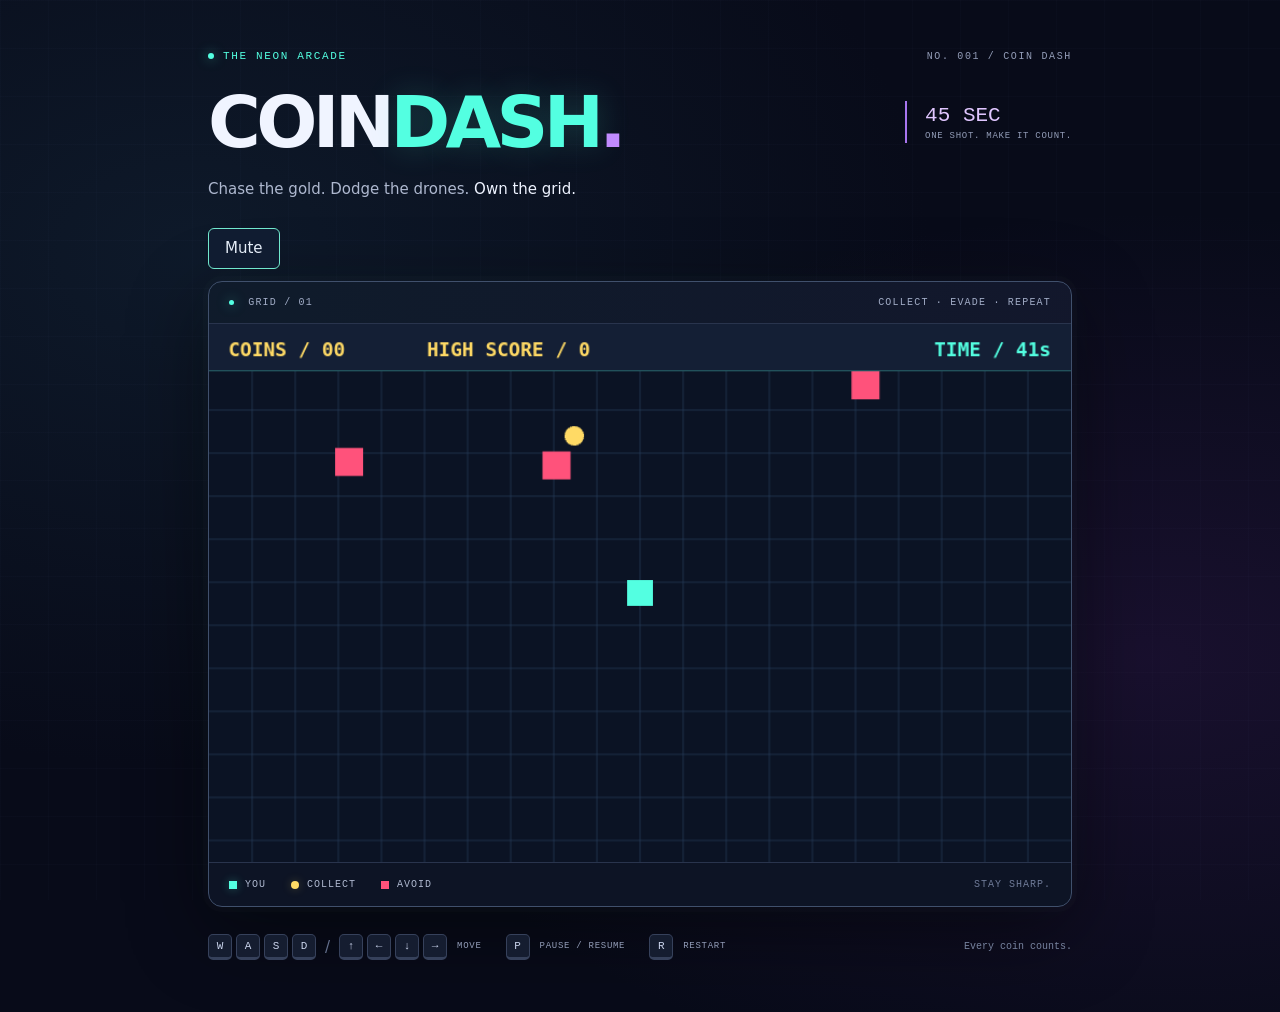
<file: index.html>
<!doctype html>
<html lang="en">
<head>
<meta charset="utf-8"><meta name="viewport" content="width=device-width,initial-scale=1">
<meta name="theme-color" content="#080b19">
<title>Coin Dash — Neon Arcade</title>
<link rel="stylesheet" href="style.css">
</head>
<body>
<main>
  <header>
    <div class="eyebrow"><span class="status-dot"></span> THE NEON ARCADE <span class="edition">NO. 001 / COIN DASH</span></div>
    <div class="title-row"><h1>COIN<span>DASH</span><span class="title-dot">.</span></h1><div class="round-badge">45 SEC<small>ONE SHOT. MAKE IT COUNT.</small></div></div>
    <p class="intro">Chase the gold. Dodge the drones. <span>Own the grid.</span></p>
  </header>
  <button id="mute" type="button" aria-pressed="false" aria-label="Mute sound effects">Mute</button>
  <section class="arcade" aria-label="Game arena">
    <div class="arena-bar"><span><span class="status-dot"></span> GRID / 01</span><span>COLLECT · EVADE · REPEAT</span></div>
    <div id="game" aria-label="Coin Dash game. Move with arrow keys or WASD. Press P to pause or resume. Press R to restart."></div>
    <div class="legend" aria-label="Game pieces"><span><i class="piece player"></i> YOU</span><span><i class="piece coin"></i> COLLECT</span><span><i class="piece drone"></i> AVOID</span><span class="legend-note">STAY SHARP.</span></div>
  </section>
  <footer><div class="controls"><span><kbd>W</kbd><kbd>A</kbd><kbd>S</kbd><kbd>D</kbd> <span class="or">/</span> <kbd>↑</kbd><kbd>←</kbd><kbd>↓</kbd><kbd>→</kbd> <span class="control-label">MOVE</span></span><span><kbd>P</kbd> <span class="control-label">PAUSE / RESUME</span></span><span><kbd>R</kbd> <span class="control-label">RESTART</span></span></div><p>Every coin counts.</p></footer>
</main>
<script src="vendor/phaser-3.90.0.min.js"></script>
<script src="settings.js"></script><script src="sounds.js"></script><script src="game.js"></script>
</body>
</html>
</file>
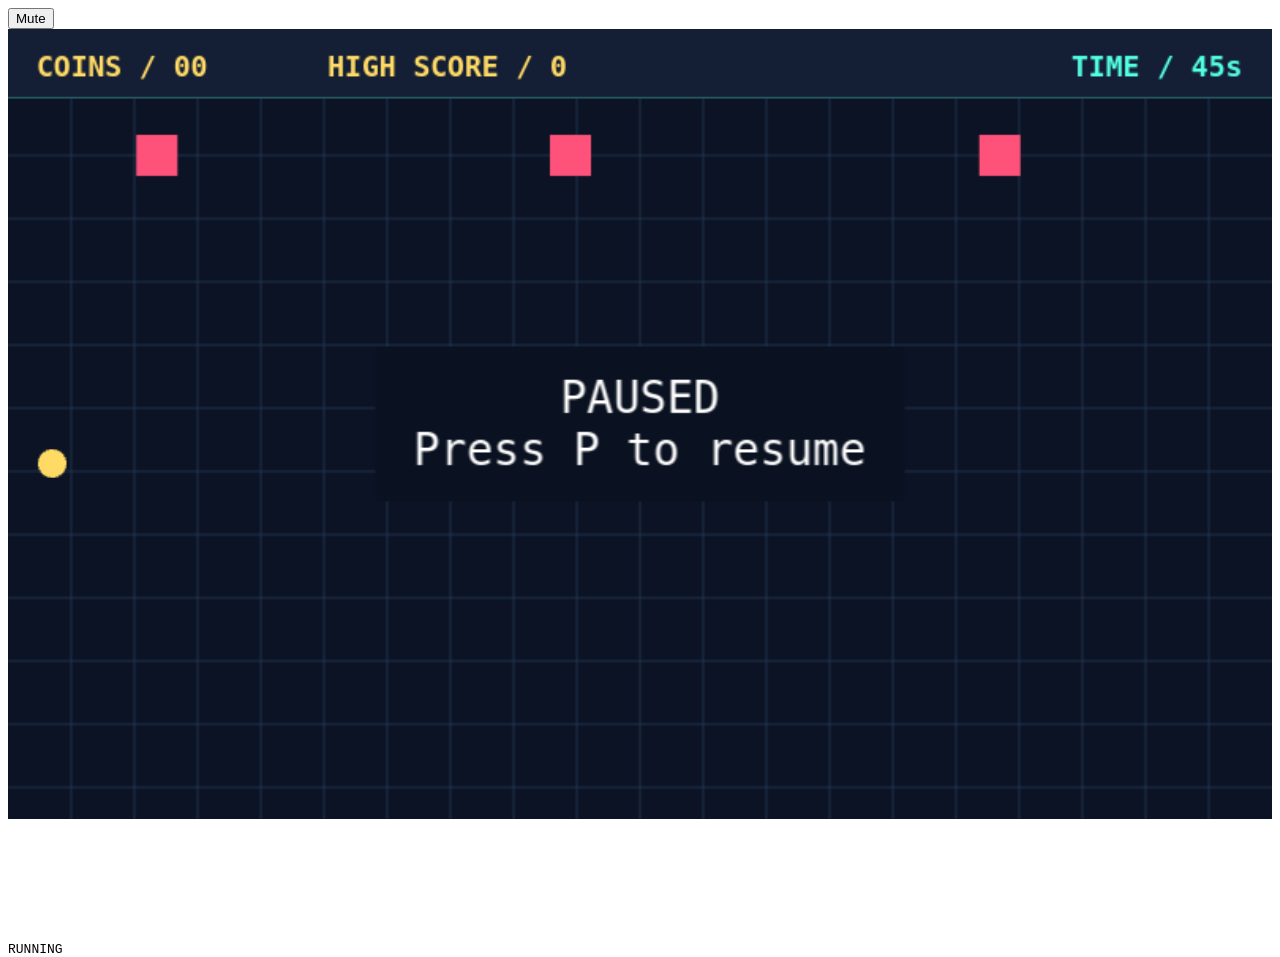
<file: tests/pause.html>
<!doctype html>
<meta charset="utf-8">
<title>Coin Dash pause regression tests</title>
<button id="mute">Mute</button><div id="game"></div><pre id="results">RUNNING</pre>
<script src="../vendor/phaser-3.90.0.min.js"></script>
<script src="../settings.js"></script>
<script src="../sounds.js"></script>
<script src="../game.js"></script>
<script>
(async () => {
  const results = document.querySelector('#results');
  // Explicit frames also run reliably under Chrome's headless virtual clock.
  const wait = async ms => {
    for (let elapsed = 0; elapsed < ms; elapsed += 16) {
      await new Promise(resolve => setTimeout(resolve, 16));
      window.coinDashGame.step(performance.now(), 16);
    }
  };
  const check = (condition, message) => {
    if (!condition) throw new Error(message);
  };
  const keyEvent = (type, key, repeat = false) => {
    const code = key.charCodeAt(0);
    window.dispatchEvent(new KeyboardEvent(type, { key, code: `Key${key}`, keyCode: code, which: code, repeat }));
  };
  const press = (key, repeat = false) => {
    keyEvent('keydown', key, repeat);
    keyEvent('keyup', key);
  };
  const positions = scene => JSON.stringify([scene.player, ...scene.drones.getChildren()].map(body => [body.x, body.y]));
  try {
    while (!window.coinDashGame.scene.isActive('CoinDash')) await wait(20);
    const scene = window.coinDashGame.scene.getScene('CoinDash');
    // Keep drones away from the player while checking the timer and input.
    scene.drones.getChildren().forEach(drone => drone.setPosition(drone.x, 80));
    scene.player.body.setVelocity(80, 0);
    keyEvent('keydown', 'P');
    await wait(100);
    check(scene.paused && scene.physics.world.isPaused && scene.pauseMessage.visible, 'P pauses physics and displays PAUSED');
    const frozenPositions = positions(scene);
    const frozenHud = scene.hud.text;
    const frozenTimer = scene.timer.text;
    const remaining = scene.deadline - scene.pausedAt;
    keyEvent('keydown', 'P', true);
    await wait(32);
    keyEvent('keydown', 'P');
    await wait(1200);
    check(scene.paused, 'Holding P must not repeatedly toggle');
    check(positions(scene) === frozenPositions, 'Player and drones stay frozen');
    check(scene.hud.text === frozenHud && scene.timer.text === frozenTimer, 'HUD and timer displays stay frozen');
    keyEvent('keyup', 'P');
    await wait(32);
    press('P');
    await wait(30);
    check(!scene.paused && !scene.physics.world.isPaused && !scene.pauseMessage.visible, 'P resumes physics and hides PAUSED');
    check(Math.abs(scene.deadline - scene.time.now - remaining) < 50, 'Paused time is excluded from the deadline');
    await wait(100);
    check(positions(scene) !== frozenPositions, 'Drones move again');
    const playerX = scene.player.x;
    scene.keys.D.isDown = true;
    await wait(100);
    scene.keys.D.isDown = false;
    check(scene.player.x > playerX, 'Movement still works after resume');
    scene.coin.body.reset(scene.player.x, scene.player.y);
    await wait(100);
    check(scene.score === 1, 'Coin collection still works');
    press('P');
    await wait(30);
    press('R');
    await wait(100);
    check(!scene.paused && !scene.finished && !scene.physics.world.isPaused && scene.score === 0, 'R restarts a paused round');
    press('P');
    await wait(50);
    check(scene.paused, 'P toggles once after restart');
    press('P');
    await wait(30);
    scene.deadline = scene.time.now;
    await wait(100);
    check(scene.finished && scene.physics.world.isPaused, 'Timer expiration still ends the round');
    press('P');
    await wait(50);
    check(scene.finished && !scene.paused && scene.physics.world.isPaused, 'P cannot resume a finished round');
    press('R');
    await wait(100);
    scene.drones.getChildren()[0].body.reset(scene.player.x, scene.player.y);
    await wait(32);
    check(scene.finished && scene.physics.world.isPaused, 'Drone game-over still works');
    results.textContent = 'PASS: pause/resume, frozen player/drones/timer, key repeat, scoring, restart, timeout, game-over';
  } catch (error) {
    results.textContent = `FAIL: ${error.message}`;
  } finally {
    window.coinDashGame.destroy(true);
  }
})();
</script>
</file>
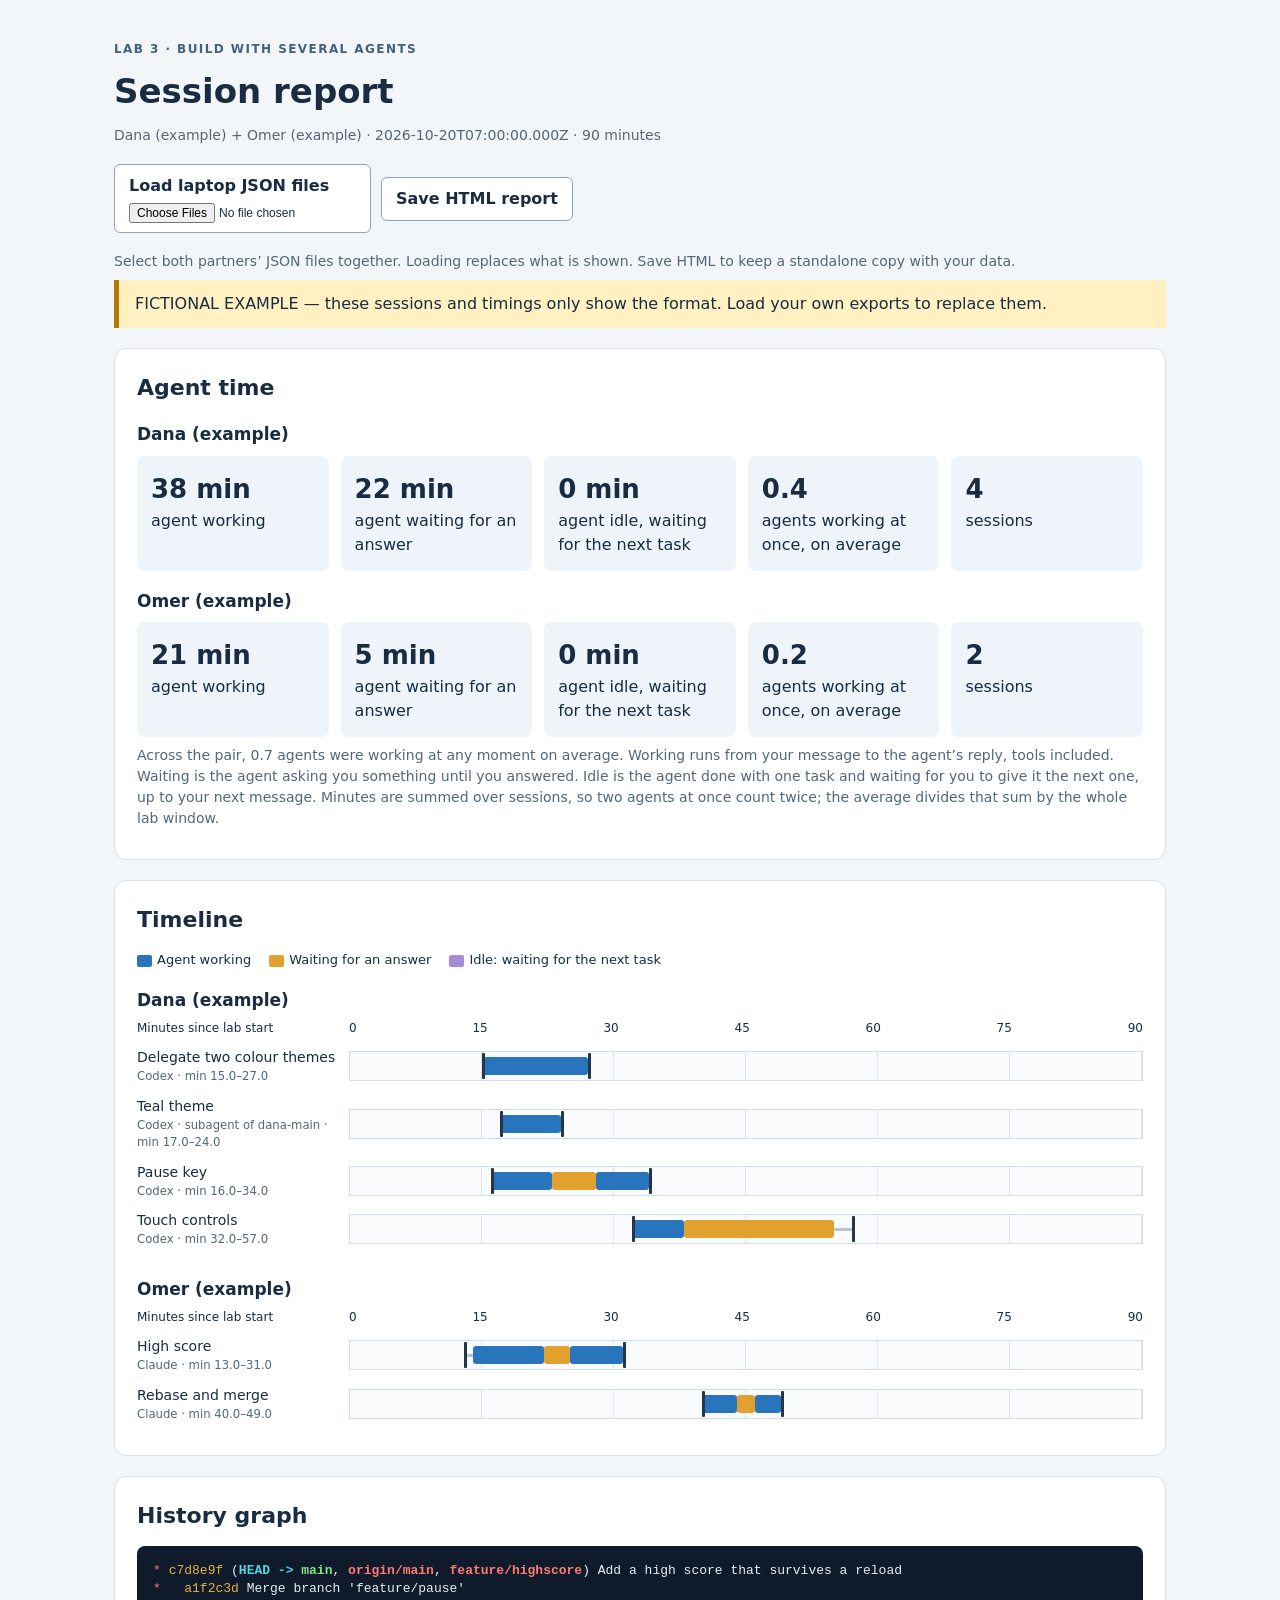
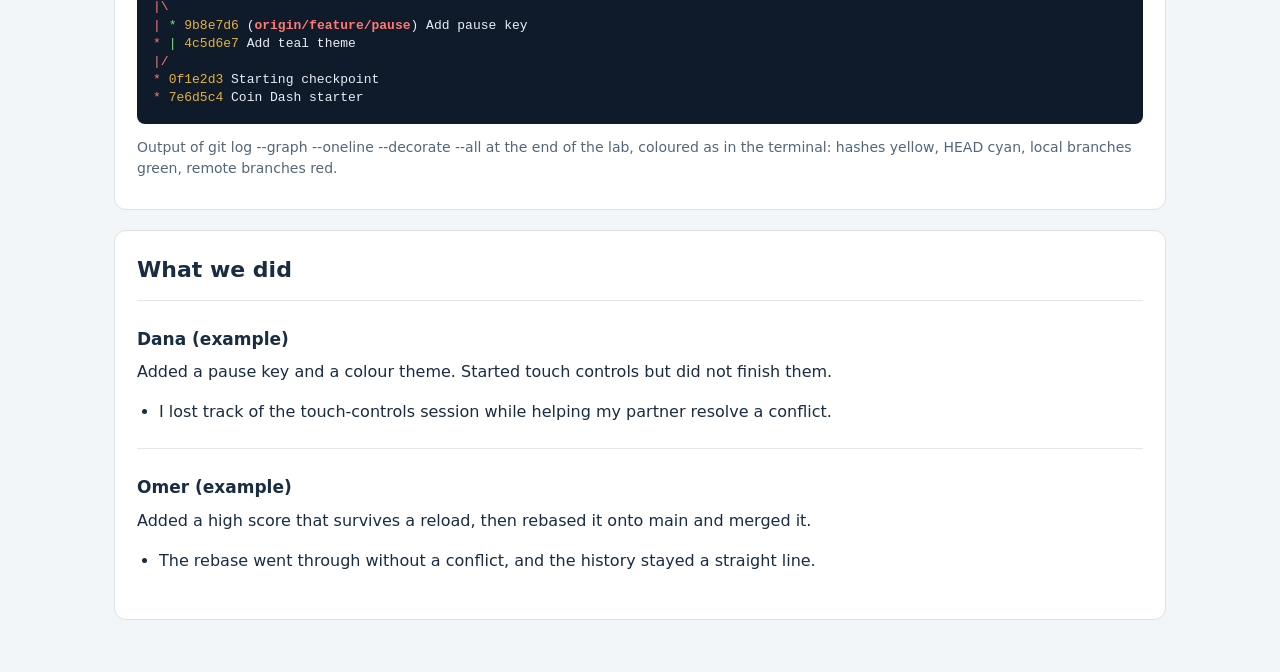
<file: .claude/skills/lab-report/assets/report.html>
<!doctype html>
<html lang="en">
<head>
<meta charset="utf-8"><meta name="viewport" content="width=device-width,initial-scale=1">
<title>Lab 3 — Session report</title>
<style>
:root{font-family:system-ui,sans-serif;color:#192c42;background:#f3f6f9;line-height:1.5}*{box-sizing:border-box}
body{margin:0}main{max-width:1100px;margin:auto;padding:32px 24px}h1{font-size:34px;margin:4px 0}h2{margin:0 0 14px;font-size:22px}h3{margin:18px 0 6px;font-size:17px}p{margin:8px 0}
.eyebrow{letter-spacing:.12em;font-size:12px;font-weight:700;color:#44617e}.muted{color:#53667a;font-size:14px}
section{background:white;border:1px solid #d9e1e9;border-radius:12px;padding:22px;margin:20px 0}
.controls{display:flex;gap:10px;flex-wrap:wrap;align-items:center;margin:18px 0}button,.file-label{font:inherit;font-weight:600;padding:9px 14px;border:1px solid #8fa3b8;background:white;border-radius:6px;color:#192c42;cursor:pointer}.file-label input{display:block;font-size:12px;max-width:270px;margin-top:5px}
.banner{background:#fff1c2;border-left:5px solid #b57900;padding:12px 16px}.error{color:#a2202c;font-weight:600}
.stats{display:grid;grid-template-columns:repeat(auto-fit,minmax(150px,1fr));gap:12px;margin:8px 0 4px}.stat{padding:14px;background:#eef4fa;border-radius:8px}.stat b{display:block;font-size:26px}
.legend{display:flex;gap:18px;flex-wrap:wrap;font-size:13px;margin:12px 0}.key{display:inline-block;width:15px;height:12px;margin-right:5px;vertical-align:middle;border-radius:2px}.working{background:#2874bd}.waiting{background:#e2a12f}.idle{background:#a78bd6}
.scroll{overflow-x:auto}.timeline{min-width:700px}.axis,.row{display:grid;grid-template-columns:200px 1fr;gap:12px}.axis{font-size:12px;margin-bottom:8px}.ticks{display:flex;justify-content:space-between}.row{align-items:center;margin:10px 0}
.label{font-size:14px;overflow-wrap:anywhere}.label small{display:block;color:#53667a}.track{position:relative;height:30px;border:1px solid #d4dde7;background:repeating-linear-gradient(to right,#fafbfd 0%,#fafbfd calc(16.6667% - 1px),#dfe6ed calc(16.6667% - 1px),#dfe6ed 16.6667%)}.interval{position:absolute;top:5px;height:18px;min-width:1px;border-radius:3px}
.span{position:absolute;top:13px;height:3px;background:#b8c4d1;z-index:0}.mark{position:absolute;top:1px;bottom:1px;width:3px;background:#263648;z-index:2;border-radius:1px}.interval{z-index:1}
pre{background:#0f1a2b;color:#e8eef5;padding:16px;border-radius:8px;overflow-x:auto;font-size:13px;line-height:1.4}ul{padding-left:22px}.student{border-top:1px solid #dfe6ed;padding:8px 0}
.c30{color:#8b98a8}.c31{color:#ff7b72}.c32{color:#7ee787}.c33{color:#e3b341}.c34{color:#79c0ff}.c35{color:#d2a8ff}.c36{color:#56d4dd}.c37{color:#e8eef5}.bold{font-weight:700}
@media print{.controls,#error{display:none}body{background:white}main{padding:0;max-width:none}section{break-inside:avoid;padding:12px;margin:12px 0}.scroll{overflow:visible}.timeline{min-width:0}h1{font-size:26px}pre{color:#192c42;background:#f3f6f9}}
</style>
</head>
<body><main>
<header><p class="eyebrow">LAB 3 · BUILD WITH SEVERAL AGENTS</p><h1>Session report</h1><p id="window" class="muted"></p></header>
<div class="controls"><label class="file-label">Load laptop JSON files<input id="files" type="file" accept=".json,application/json" multiple></label><button id="save-html">Save HTML report</button></div>
<p class="muted">Select both partners’ JSON files together. Loading replaces what is shown. Save HTML to keep a standalone copy with your data.</p>
<p id="error" class="error" role="alert"></p><div id="report"></div>
</main>
<script id="report-data" type="application/json">{
  "version": 2,
  "example": true,
  "lab": {
    "start": "2026-10-20T07:00:00Z",
    "end": "2026-10-20T08:30:00Z"
  },
  "laptops": [
    {
      "id": "dana-laptop",
      "student": "Dana (example)",
      "summary": "Added a pause key and a colour theme. Started touch controls but did not finish them.",
      "observations": [
        "I lost track of the touch-controls session while helping my partner resolve a conflict."
      ],
      "notes": "",
      "history": "* c7d8e9f (HEAD -> main, origin/main, feature/highscore) Add a high score that survives a reload\n*   a1f2c3d Merge branch 'feature/pause'\n|\\  \n| * 9b8e7d6 (origin/feature/pause) Add pause key\n* | 4c5d6e7 Add teal theme\n|/  \n* 0f1e2d3 Starting checkpoint\n* 7e6d5c4 Coin Dash starter",
      "sessions": [
        {
          "id": "dana-main",
          "label": "Delegate two colour themes",
          "tool": "Codex",
          "parent": null,
          "intervals": [
            {
              "start": "2026-10-20T07:15:00Z",
              "end": "2026-10-20T07:27:00Z",
              "state": "working"
            }
          ],
          "start": "2026-10-20T07:15:00Z",
          "end": "2026-10-20T07:27:00Z"
        },
        {
          "id": "dana-teal",
          "label": "Teal theme",
          "tool": "Codex",
          "parent": "dana-main",
          "intervals": [
            {
              "start": "2026-10-20T07:17:00Z",
              "end": "2026-10-20T07:24:00Z",
              "state": "working"
            }
          ],
          "start": "2026-10-20T07:17:00Z",
          "end": "2026-10-20T07:24:00Z"
        },
        {
          "id": "dana-pause",
          "label": "Pause key",
          "tool": "Codex",
          "parent": null,
          "intervals": [
            {
              "start": "2026-10-20T07:16:00Z",
              "end": "2026-10-20T07:23:00Z",
              "state": "working"
            },
            {
              "start": "2026-10-20T07:23:00Z",
              "end": "2026-10-20T07:28:00Z",
              "state": "waiting"
            },
            {
              "start": "2026-10-20T07:28:00Z",
              "end": "2026-10-20T07:34:00Z",
              "state": "working"
            }
          ],
          "start": "2026-10-20T07:16:00Z",
          "end": "2026-10-20T07:34:00Z"
        },
        {
          "id": "dana-touch",
          "label": "Touch controls",
          "tool": "Codex",
          "parent": null,
          "intervals": [
            {
              "start": "2026-10-20T07:32:00Z",
              "end": "2026-10-20T07:38:00Z",
              "state": "working"
            },
            {
              "start": "2026-10-20T07:38:00Z",
              "end": "2026-10-20T07:55:00Z",
              "state": "waiting"
            }
          ],
          "start": "2026-10-20T07:32:00Z",
          "end": "2026-10-20T07:57:00Z"
        }
      ]
    },
    {
      "id": "omer-laptop",
      "student": "Omer (example)",
      "summary": "Added a high score that survives a reload, then rebased it onto main and merged it.",
      "observations": [
        "The rebase went through without a conflict, and the history stayed a straight line."
      ],
      "notes": "",
      "history": "* c7d8e9f (HEAD -> main, origin/main, feature/highscore) Add a high score that survives a reload\n*   a1f2c3d Merge branch 'feature/pause'\n|\\  \n| * 9b8e7d6 (origin/feature/pause) Add pause key\n* | 4c5d6e7 Add teal theme\n|/  \n* 0f1e2d3 Starting checkpoint\n* 7e6d5c4 Coin Dash starter",
      "sessions": [
        {
          "id": "omer-highscore",
          "label": "High score",
          "tool": "Claude",
          "parent": null,
          "intervals": [
            {
              "start": "2026-10-20T07:14:00Z",
              "end": "2026-10-20T07:22:00Z",
              "state": "working"
            },
            {
              "start": "2026-10-20T07:22:00Z",
              "end": "2026-10-20T07:25:00Z",
              "state": "waiting"
            },
            {
              "start": "2026-10-20T07:25:00Z",
              "end": "2026-10-20T07:31:00Z",
              "state": "working"
            }
          ],
          "start": "2026-10-20T07:13:00Z",
          "end": "2026-10-20T07:31:00Z"
        },
        {
          "id": "omer-rebase",
          "label": "Rebase and merge",
          "tool": "Claude",
          "parent": null,
          "intervals": [
            {
              "start": "2026-10-20T07:40:00Z",
              "end": "2026-10-20T07:44:00Z",
              "state": "working"
            },
            {
              "start": "2026-10-20T07:44:00Z",
              "end": "2026-10-20T07:46:00Z",
              "state": "waiting"
            },
            {
              "start": "2026-10-20T07:46:00Z",
              "end": "2026-10-20T07:49:00Z",
              "state": "working"
            }
          ],
          "start": "2026-10-20T07:40:00Z",
          "end": "2026-10-20T07:49:00Z"
        }
      ]
    }
  ]
}</script>
<script>
'use strict';
const STATES = ['working', 'waiting'];
const requireValue = (ok, message) => { if (!ok) throw new Error(message); };
const stamp = value => {
  requireValue(typeof value === 'string' && /^\d{4}-\d{2}-\d{2}T.*(?:Z|[+-]\d{2}:\d{2})$/.test(value) && Number.isFinite(Date.parse(value)), 'Every timestamp must be ISO 8601 with a timezone.');
  return Date.parse(value);
};
const text = (value, label) => requireValue(typeof value === 'string' && value.trim(), `${label} is required.`);
const optionalText = (value, label) => requireValue(value === undefined || value === null || typeof value === 'string', `${label} must be text.`);
function validate(data) {
  requireValue(data && data.version === 2 && typeof data.example === 'boolean', 'Expected version:2 and example:true/false.');
  const start = stamp(data.lab?.start), end = stamp(data.lab?.end);
  requireValue(end > start, 'Lab end must be after lab start.');
  requireValue(Array.isArray(data.laptops) && data.laptops.length > 0, 'Include at least one laptop.');
  const laptopIds = new Set(), sessionIds = new Set();
  for (const laptop of data.laptops) {
    for (const key of ['id', 'student', 'summary']) text(laptop[key], `Laptop ${key}`);
    requireValue(!laptopIds.has(laptop.id), `Duplicate laptop: ${laptop.id}`); laptopIds.add(laptop.id);
    requireValue(Array.isArray(laptop.observations) && laptop.observations.every(v => typeof v === 'string'), 'Observations must be a list of strings.');
    optionalText(laptop.notes, 'Notes'); optionalText(laptop.history, 'History');
    requireValue(Array.isArray(laptop.sessions), 'Sessions must be a list.');
    requireValue(laptop.sessions.length > 0 || (laptop.notes && laptop.notes.trim()), 'A laptop with no sessions must say why in notes.');
    for (const session of laptop.sessions) {
      for (const key of ['id', 'label', 'tool']) text(session[key], `Session ${key}`);
      requireValue(!sessionIds.has(session.id), `Duplicate session: ${session.id}`); sessionIds.add(session.id);
      optionalText(session.parent, 'Parent');
      requireValue(Array.isArray(session.intervals), 'Intervals must be a list.');
      const intervals = session.intervals.map(i => {
        const a = stamp(i.start), b = stamp(i.end);
        requireValue(STATES.includes(i.state), `Interval state in ${session.label} must be working or waiting.`);
        requireValue(a >= start && b <= end && b > a, `Interval in ${session.label} is outside the lab window or ends before it starts.`);
        return [a, b];
      }).sort((a, b) => a[0] - b[0]);
      for (let n = 1; n < intervals.length; n++) requireValue(intervals[n][0] >= intervals[n - 1][1], `Overlapping intervals in ${session.label}.`);
      const [first, last] = span(session);
      requireValue(first !== null && last !== null, `Session ${session.label} needs start and end, or at least one interval.`);
      // An interrupted session may contain only its first message, with no measured time.
      requireValue(first >= start && last <= end && (last > first || (last === first && intervals.length === 0)), `Start and end of ${session.label} must lie inside the lab window, in order.`);
      requireValue(intervals.every(([a, b]) => a >= first && b <= last), `Intervals of ${session.label} fall outside its start and end.`);
    }
  }
  return data;
}
// A session's first message and last reply: the declared start/end, else the edge of its intervals.
function span(session) {
  const starts = session.intervals.map(i => stamp(i.start)), ends = session.intervals.map(i => stamp(i.end));
  const first = session.start ? stamp(session.start) : (starts.length ? Math.min(...starts) : null);
  const last = session.end ? stamp(session.end) : (ends.length ? Math.max(...ends) : null);
  return [first, last];
}
function combine(reports) {
  reports.forEach(validate);
  const first = reports[0];
  for (const r of reports) requireValue(stamp(r.lab.start) === stamp(first.lab.start) && stamp(r.lab.end) === stamp(first.lab.end), 'Both laptops must use the same lab start and end.');
  requireValue(reports.every(r => r.example === first.example), 'Do not combine the fictional example with collected data.');
  return validate({ version: 2, example: first.example, lab: first.lab, laptops: reports.flatMap(r => r.laptops) });
}
// Idle: the agent had replied and no new task had come yet, i.e. the gaps between a session's intervals.
function idleGaps(session) {
  const sorted = session.intervals.map(i => [stamp(i.start), stamp(i.end)]).sort((a, b) => a[0] - b[0]);
  return sorted.slice(1).map((cur, n) => [sorted[n][1], cur[0]]).filter(([a, b]) => b > a);
}
function totals(sessions) {
  const out = { working: 0, waiting: 0, idle: 0 };
  sessions.forEach(s => s.intervals.forEach(i => out[i.state] += (stamp(i.end) - stamp(i.start)) / 60000));
  sessions.forEach(s => idleGaps(s).forEach(([a, b]) => out.idle += (b - a) / 60000));
  return out;
}
// Average number of agents working at any moment: working minutes over the lab window.
function utilization(sessions, duration) { return (totals(sessions).working / (duration / 60000)).toFixed(1); }
function el(tag, content, className) { const node = document.createElement(tag); if (content !== undefined) node.textContent = content; if (className) node.className = className; return node; }
function section(root, title) { const s = el('section'); s.append(el('h2', title)); root.append(s); return s; }
function stat(parent, value, label) { const s = el('div', undefined, 'stat'); s.append(el('b', value), el('span', label)); parent.append(s); }
function render(data) {
  const root = document.getElementById('report'); root.replaceChildren();
  const start = stamp(data.lab.start), duration = stamp(data.lab.end) - start;
  const minute = t => ((stamp(t) - start) / 60000).toFixed(1);
  document.getElementById('window').textContent = `${data.laptops.map(l => l.student).join(' + ')} · ${new Date(start).toISOString()} · ${Math.round(duration / 60000)} minutes`;
  if (data.example) root.append(el('p', 'FICTIONAL EXAMPLE — these sessions and timings only show the format. Load your own exports to replace them.', 'banner'));

  const glance = section(root, 'Agent time');
  for (const laptop of data.laptops) {
    const sum = totals(laptop.sessions);
    glance.append(el('h3', laptop.student));
    const stats = el('div', undefined, 'stats'); glance.append(stats);
    stat(stats, `${sum.working.toFixed(0)} min`, 'agent working');
    stat(stats, `${sum.waiting.toFixed(0)} min`, 'agent waiting for an answer');
    stat(stats, `${sum.idle.toFixed(0)} min`, 'agent idle, waiting for the next task');
    stat(stats, utilization(laptop.sessions, duration), 'agents working at once, on average');
    stat(stats, String(laptop.sessions.length), 'sessions');
  }
  const pair = utilization(data.laptops.flatMap(l => l.sessions), duration);
  glance.append(el('p', `Across ${data.laptops.length === 1 ? 'this laptop' : 'the pair'}, ${pair} agents were working at any moment on average. Working runs from your message to the agent’s reply, tools included. Waiting is the agent asking you something until you answered. Idle is the agent done with one task and waiting for you to give it the next one, up to your next message. Minutes are summed over sessions, so two agents at once count twice; the average divides that sum by the whole lab window.`, 'muted'));

  const timeline = section(root, 'Timeline'), legend = el('div', undefined, 'legend'); timeline.append(legend);
  for (const [state, label] of [['working', 'Agent working'], ['waiting', 'Waiting for an answer'], ['idle', 'Idle: waiting for the next task']]) { const item = el('span'); item.append(el('i', undefined, `key ${state}`), document.createTextNode(label)); legend.append(item); }
  for (const laptop of data.laptops) {
    timeline.append(el('h3', laptop.student));
    const scroll = el('div', undefined, 'scroll'), chart = el('div', undefined, 'timeline'), axis = el('div', undefined, 'axis'), ticks = el('div', undefined, 'ticks');
    axis.append(el('span', 'Minutes since lab start'), ticks); for (let n = 0; n <= 6; n++) ticks.append(el('span', String(Math.round(duration / 60000 * n / 6)))); chart.append(axis); scroll.append(chart); timeline.append(scroll);
    if (!laptop.sessions.length) chart.append(el('p', 'No sessions recorded; see the notes below.'));
    for (const s of laptop.sessions) {
      const row = el('div', undefined, 'row'), label = el('div', s.label, 'label'), track = el('div', undefined, 'track');
      const [first, last] = span(s), at = t => ((t - start) / duration * 100), min = t => ((t - start) / 60000).toFixed(1);
      label.append(el('small', `${s.parent ? `${s.tool} · subagent of ${s.parent}` : s.tool} · min ${min(first)}–${min(last)}`)); row.append(label, track); chart.append(row);
      const line = el('div', undefined, 'span'); line.style.left = at(first) + '%'; line.style.width = (at(last) - at(first)) + '%'; track.append(line);
      for (const [t, what] of [[first, 'first message'], [last, 'last recorded message']]) {
        const mark = el('div', undefined, 'mark'); mark.style.left = `min(${at(t)}%, calc(100% - 3px))`; mark.title = `${s.label}: ${what}, minute ${min(t)}`; mark.setAttribute('aria-label', mark.title); track.append(mark);
      }
      for (const [a, b] of idleGaps(s)) {
        const bar = el('div', undefined, 'interval idle');
        bar.style.left = ((a - start) / duration * 100) + '%'; bar.style.width = ((b - a) / duration * 100) + '%';
        bar.title = `${s.label}: idle, minute ${((a - start) / 60000).toFixed(1)}–${((b - start) / 60000).toFixed(1)}`; bar.setAttribute('aria-label', bar.title); track.append(bar);
      }
      for (const i of s.intervals) {
        const bar = el('div', undefined, `interval ${i.state}`);
        bar.style.left = ((stamp(i.start) - start) / duration * 100) + '%'; bar.style.width = ((stamp(i.end) - stamp(i.start)) / duration * 100) + '%';
        bar.title = `${s.label}: ${i.state}, minute ${minute(i.start)}–${minute(i.end)}`; bar.setAttribute('aria-label', bar.title); track.append(bar);
      }
    }
  }

  const commits = section(root, 'History graph');
  const histories = data.laptops.filter(l => l.history && l.history.trim());
  const distinct = [...new Set(histories.map(l => l.history.trim()))];
  if (!histories.length) commits.append(el('p', 'No history graph recorded.'));
  else if (distinct.length === 1) commits.append(tree(distinct[0]));
  else for (const l of histories) commits.append(el('h3', `As seen from ${l.student}’s clone`), tree(l.history.trim()));
  commits.append(el('p', 'Output of git log --graph --oneline --decorate --all at the end of the lab, coloured as in the terminal: hashes yellow, HEAD cyan, local branches green, remote branches red.', 'muted'));

  const story = section(root, 'What we did');
  for (const l of data.laptops) {
    const block = el('div', undefined, 'student'); block.append(el('h3', l.student), el('p', l.summary));
    if (l.observations.length) { const ul = el('ul'); l.observations.forEach(t => ul.append(el('li', t))); block.append(ul); }
    if (l.notes && l.notes.trim()) block.append(el('p', `Notes: ${l.notes}`, 'muted'));
    story.append(block);
  }
}
// The history graph, coloured. Terminal escape codes (git log --color=always) are honoured;
// plain output is coloured the way git colours it: graph lanes cycling, hash yellow,
// HEAD cyan, local branches green, remote branches red, tags yellow.
const LANES = ['c31', 'c32', 'c33', 'c34', 'c35', 'c36'];
function tree(source) {
  const pre = el('pre');
  const piece = (t, cls) => { const s = el('span', t, cls); pre.append(s); };
  if (/\x1b\[/.test(source)) {
    let cls = '';
    for (const part of source.split(/(\x1b\[[0-9;]*m)/)) {
      const code = part.match(/^\x1b\[([0-9;]*)m$/);
      if (!code) { if (part) piece(part, cls || undefined); continue; }
      for (const n of (code[1] || '0').split(';')) {
        if (n === '0' || n === '' || n === '39') cls = '';
        else if (n === '1') cls = (cls + ' bold').trim();
        else if (/^3[0-7]$/.test(n)) cls = 'c' + n;
        else if (/^9[0-7]$/.test(n)) cls = 'c3' + n[1];
      }
    }
    return pre;
  }
  source.split('\n').forEach((line, index) => {
    if (index) pre.append(document.createTextNode('\n'));
    const m = line.match(/^([ *|\/\\_.-]*?)([0-9a-f]{7,40})( \((.*?)\))?(.*)$/);
    const graph = m ? m[1] : line;
    [...graph].forEach((ch, col) => piece(ch, ch === ' ' ? undefined : LANES[Math.floor(col / 2) % LANES.length]));
    if (!m) return;
    piece(m[2], 'c33');
    if (m[3]) {
      piece(' (');
      m[4].split(', ').forEach((ref, i) => {
        if (i) piece(', ');
        if (ref.startsWith('HEAD -> ')) { piece('HEAD -> ', 'c36 bold'); piece(ref.slice(8), 'c32 bold'); }
        else if (ref.startsWith('tag: ')) piece(ref, 'c33 bold');
        else if (ref.includes('/')) piece(ref, 'c31 bold');
        else piece(ref, 'c32 bold');
      });
      piece(')');
    }
    piece(m[5]);
  });
  return pre;
}
function download(name, content, type) { const url = URL.createObjectURL(new Blob([content], { type })), a = el('a'); a.href = url; a.download = name; a.click(); setTimeout(() => URL.revokeObjectURL(url), 1000); }
let current;
try { current = validate(JSON.parse(document.getElementById('report-data').textContent)); render(current); } catch (error) { document.getElementById('error').textContent = error.message; }
document.getElementById('files').addEventListener('change', async event => {
  if (!event.target.files.length) return;
  try { const parsed = await Promise.all([...event.target.files].map(async f => JSON.parse(await f.text()))); current = combine(parsed); render(current); document.getElementById('error').textContent = ''; }
  catch (error) { document.getElementById('error').textContent = error.message; }
  event.target.value = '';
});
document.getElementById('save-html').onclick = () => {
  if (!current) return;
  const copy = document.documentElement.cloneNode(true);
  copy.querySelector('#report-data').textContent = JSON.stringify(current).replace(/</g, '\\u003c');
  copy.querySelector('#report').replaceChildren(); copy.querySelector('#error').textContent = ''; copy.querySelector('#window').textContent = '';
  download('lab03-report.html', '<!doctype html>\n' + copy.outerHTML, 'text/html');
};
</script>
</body></html>
</file>
<file: style.css>
:root { color-scheme: dark; --cyan: #53ffe1; --muted: #939db8; }
* { box-sizing: border-box; }
body { margin: 0; min-height: 100vh; background: radial-gradient(ellipse at 15% 25%, #14283b80, transparent 48%), radial-gradient(ellipse at 90% 65%, #54227838, transparent 48%), #080b19; color: #f0f4ff; font: 15px/1.5 system-ui, sans-serif; }
body::before { content: ""; position: fixed; inset: 0; z-index: -1; background-image: linear-gradient(#8b9bce06 1px, transparent 1px), linear-gradient(90deg, #8b9bce06 1px, transparent 1px); background-size: 48px 48px; pointer-events: none; }
main { max-width: 920px; margin: 48px auto; padding: 0 28px; }
.eyebrow, .arena-bar, .legend, .control-label, .round-badge, footer p { font-family: ui-monospace, Consolas, monospace; }
.eyebrow { display: flex; align-items: center; gap: 9px; color: var(--cyan); font-size: 11px; letter-spacing: .15em; }
.status-dot { display: inline-block; width: 6px; height: 6px; border-radius: 50%; background: var(--cyan); box-shadow: 0 0 12px #53ffe180; }
.edition { margin-left: auto; color: var(--muted); font-size: 10px; }
.title-row { display: flex; justify-content: space-between; align-items: center; gap: 20px; margin-top: 18px; }
h1 { margin: 0; font-size: clamp(42px, 7vw, 72px); line-height: 1.1; font-weight: 900; letter-spacing: -.065em; }
h1 > span:first-child { color: var(--cyan); text-shadow: 0 0 32px #53ffe130; }
.title-dot { color: #c18bff; }
.round-badge { padding-left: 18px; border-left: 2px solid #a875ef; color: #e0c6ff; font-size: 21px; line-height: 1.4; }
.round-badge small { display: block; color: var(--muted); font-size: 9px; letter-spacing: .08em; }
.intro { margin: 16px 0 28px; color: #aeb8cf; }
.intro span { color: #eef3ff; }
.arcade { border: 1px solid #40506c; border-radius: 14px; overflow: hidden; background: #0d1425; box-shadow: 0 0 0 5px #ffffff03, 0 24px 80px #0007, 0 0 45px #53ffe108; }
.arena-bar { display: flex; justify-content: space-between; align-items: center; padding: 13px 20px; border-bottom: 1px solid #29344d; font-size: 10px; letter-spacing: .12em; color: #a1acc6; background: linear-gradient(90deg, #53ffe108, #b57cff08); }
.arena-bar .status-dot { margin-right: 7px; width: 5px; height: 5px; }
#game { width: 100%; aspect-ratio: 8 / 5; }
canvas { display: block; }
.legend { display: flex; align-items: center; gap: 25px; padding: 14px 20px; border-top: 1px solid #29344d; color: #aeb8cf; font-size: 10px; letter-spacing: .1em; }
.legend > span { display: flex; align-items: center; gap: 8px; }
.piece { width: 8px; height: 8px; display: inline-block; }
.player { background: var(--cyan); box-shadow: 0 0 10px #53ffe150; }
.coin { background: #ffda65; border-radius: 50%; box-shadow: 0 0 10px #ffda6540; }
.drone { background: #ff527b; }
.legend .legend-note { margin-left: auto; color: #6f7b98; }
footer { display: flex; align-items: center; justify-content: space-between; gap: 16px; margin-top: 22px; }
.controls { display: flex; align-items: center; gap: 24px; }
.controls > span { display: flex; align-items: center; gap: 4px; }
kbd { display: inline-flex; align-items: center; justify-content: center; width: 24px; height: 26px; border: 1px solid #36415b; border-bottom-width: 3px; border-radius: 5px; background: #151d30; color: #cbd5ed; font: 11px ui-monospace, Consolas, monospace; }
.or { color: #64718e; margin: 0 5px; }
.control-label { color: var(--muted); font-size: 9px; letter-spacing: .08em; margin-left: 6px; }
footer p { color: #77839f; font-size: 10px; }
@media (max-width: 600px) {
  main { margin: 28px auto; padding: 0 14px; }
  .edition { display: none; }
  .round-badge { font-size: 16px; padding-left: 10px; }
  .round-badge small { max-width: 85px; font-size: 8px; }
  .intro { font-size: 12px; }
  .arena-bar, .legend { padding: 12px; font-size: 8px; }
  .legend { gap: 18px; }
  .legend .legend-note { display: none; }
  footer { align-items: flex-start; }
  .controls { flex-wrap: wrap; gap: 12px; }
  kbd { width: 20px; height: 24px; }
  footer p { display: none; }
}
button { margin: 0 0 12px; padding: 8px 16px; border: 1px solid #71e8ce; border-radius: 6px; background: #101c31; color: #e5edf7; font: inherit; cursor: pointer; }
button:hover { background: #24334b; }
button:focus-visible { outline: 3px solid #ffd166; outline-offset: 3px; }
</file>
